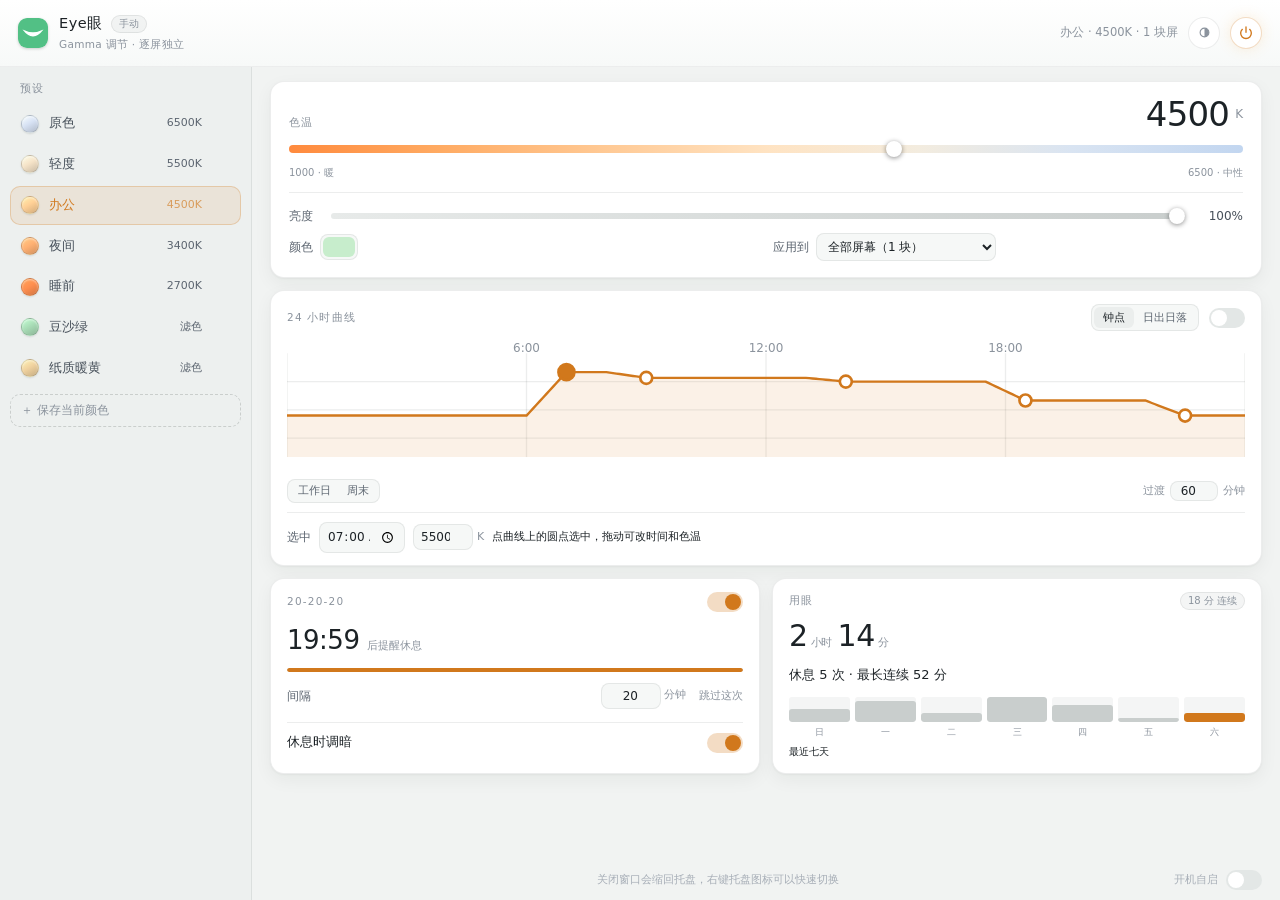
<file: app/ui/index.html>
<!doctype html>
<html lang="zh-CN" data-theme="dark" data-mode="system">
  <head>
    <meta charset="utf-8" />
    <meta name="viewport" content="width=device-width, initial-scale=1" />
    <title>Eye眼</title>
    <link rel="stylesheet" href="style.css" />
  </head>
  <body>
    <header class="top">
      <div class="brand">
        <svg class="mark" viewBox="0 0 200 200" aria-hidden="true">
          <rect width="200" height="200" rx="50" fill="currentColor" />
          <path d="M30 77 Q100 169 170 77 Q100 113 30 77 Z" fill="#FFFFFF" />
        </svg>
        <div class="titles">
          <div class="title-row">
            <h1>Eye眼</h1>
            <span id="mode" class="pill">手动</span>
          </div>
          <p class="sub">Gamma 调节 · 逐屏独立</p>
        </div>
      </div>

      <div class="top-right">
        <span id="status" class="status">正在读取…</span>

        <button id="theme" class="icon-btn" title="主题：跟随系统">
          <svg class="ti ti-auto" viewBox="0 0 24 24" aria-hidden="true">
            <circle cx="12" cy="12" r="7" fill="none" stroke="currentColor" stroke-width="1.8" />
            <path d="M12 5a7 7 0 0 1 0 14z" fill="currentColor" />
          </svg>
          <svg class="ti ti-light" viewBox="0 0 24 24" aria-hidden="true">
            <circle cx="12" cy="12" r="4" fill="none" stroke="currentColor" stroke-width="1.8" />
            <path
              d="M12 2.5v2M12 19.5v2M2.5 12h2M19.5 12h2M5.2 5.2l1.4 1.4M17.4 17.4l1.4 1.4M18.8 5.2l-1.4 1.4M6.6 17.4l-1.4 1.4"
              stroke="currentColor"
              stroke-width="1.8"
              stroke-linecap="round"
            />
          </svg>
          <svg class="ti ti-dark" viewBox="0 0 24 24" aria-hidden="true">
            <path
              d="M20 14.6A8.2 8.2 0 0 1 9.4 4a7.6 7.6 0 1 0 10.6 10.6z"
              fill="none"
              stroke="currentColor"
              stroke-width="1.8"
              stroke-linejoin="round"
            />
          </svg>
        </button>

        <button id="power" class="power" title="开关护眼" aria-label="开关护眼">
          <svg viewBox="0 0 24 24" aria-hidden="true">
            <path d="M12 3v8" stroke="currentColor" stroke-width="2" stroke-linecap="round" fill="none" />
            <path
              d="M6.5 6.5a8 8 0 1 0 11 0"
              stroke="currentColor"
              stroke-width="2"
              stroke-linecap="round"
              fill="none"
            />
          </svg>
        </button>
      </div>
    </header>

    <div id="hdr-warn" class="warn hidden">
      检测到有屏幕开启了 HDR，那块屏上色温调整不会生效。
    </div>

    <div id="break-banner" class="break-banner hidden">
      <span class="banner-title">该抬头看看远处了</span>
      <span id="bannerCount" class="banner-count">20</span>
      <button id="bannerClose" class="banner-btn">知道了</button>
    </div>

    <div class="body">
      <aside class="side">
        <div class="side-head">
          <span class="side-label">预设</span>
          <button id="restorePresets" class="mini-btn hidden" title="把移出的内置预设找回来">
            恢复默认
          </button>
        </div>
        <div id="presets" class="preset-list"></div>
      </aside>

      <main class="main">
        <div class="main-scroll">
        <section class="hero">
          <div class="hero-head">
            <div class="hero-head-left">
              <span class="label">色温</span>
              <span id="autoNote" class="tag hidden">自动接管中</span>
            </div>
            <span class="big" id="heroValue"><span id="kelvinNum">4500</span><i>K</i></span>
          </div>
          <input id="kelvin" class="range-temp" type="range" min="1000" max="6500" step="50" />
          <div class="scale">
            <span>1000 · 暖</span>
            <span>6500 · 中性</span>
          </div>

          <div class="rows">
            <div class="row">
              <label for="brightness">亮度</label>
              <input id="brightness" class="range-dim" type="range" min="20" max="100" />
              <span id="brightnessVal" class="val">100%</span>
            </div>
            <div class="row split">
              <span class="half">
                <label for="color">颜色</label>
                <input id="color" type="color" value="#c7edcc" />
              </span>
              <span class="half">
                <label for="target">应用到</label>
                <select id="target"></select>
              </span>
            </div>
          </div>
        </section>

        <!-- ------------------------------------------------------- 24 小时曲线 -->
        <section class="panel curve-panel">
          <div class="panel-head">
            <h2>24 小时曲线</h2>
            <div class="head-tools">
              <div class="seg" id="modeSeg">
                <button type="button" data-mode="clock">钟点</button>
                <button type="button" data-mode="sun">日出日落</button>
              </div>
              <label class="switch">
                <input id="auto" type="checkbox" />
                <span class="slider"></span>
              </label>
            </div>
          </div>

          <div class="curve-wrap">
            <svg id="curve" viewBox="0 0 720 100" preserveAspectRatio="xMidYMid meet">
              <g id="curveGrid"></g>
              <path id="curveArea" class="curve-area" d="" />
              <path id="curveLine" class="curve-line" d="" />
              <g id="curveMarks"></g>
              <line id="curveNow" class="curve-now" x1="0" y1="10" x2="0" y2="88" />
              <g id="curveDots"></g>
            </svg>
          </div>

          <div class="curve-foot">
            <div class="seg small" id="daySeg">
              <button type="button" data-day="weekday">工作日</button>
              <button type="button" data-day="weekend">周末</button>
            </div>
            <span id="dayNote" class="muted"></span>
            <label class="hint right">
              过渡
              <input id="transition" class="num small" type="number" min="0" max="180" step="10" />
              分钟
            </label>
          </div>

          <div class="anchor-bar">
            <span class="row-label">选中</span>
            <input id="anchorTime" type="time" />
            <input id="anchorK" class="num" type="number" min="1000" max="6500" step="50" />
            <span class="unit">K</span>
            <span id="anchorHint" class="muted">点曲线上的圆点选中，拖动可改时间和色温</span>
          </div>
        </section>

        <div class="grid2">
          <!-- ------------------------------------------------------- 20-20-20 -->
          <section class="panel">
            <div class="panel-head">
              <h2>20-20-20</h2>
              <label class="switch">
                <input id="breakOn" type="checkbox" />
                <span class="slider"></span>
              </label>
            </div>

            <div class="clock">
              <span id="breakTime" class="clock-num">20:00</span>
              <span id="breakCap" class="clock-cap">后提醒休息</span>
            </div>
            <div class="bar"><div id="breakBar" class="bar-fill"></div></div>

            <div class="time-row compact">
              <span class="time-label">间隔</span>
              <input id="workMinutes" class="num" type="number" min="1" max="180" step="1" />
              <span class="unit">分钟</span>
              <button id="skip" class="mini-btn end">跳过这次</button>
            </div>

            <div class="switch-row tight">
              <div class="switch-text">
                <div class="switch-title">休息时调暗</div>
              </div>
              <label class="switch">
                <input id="dimScreen" type="checkbox" />
                <span class="slider"></span>
              </label>
            </div>
          </section>

          <!-- ----------------------------------------------------------- 用眼 -->
          <section class="panel">
            <div class="panel-head">
              <h2>用眼</h2>
              <span id="streakPill" class="pill off">未开始</span>
            </div>

            <p class="stats-big">
              <span id="todayHours">0</span><i>小时</i><span id="todayMins">0</span><i>分</i>
            </p>
            <p id="todayMeta" class="muted">今天还没有记录</p>
            <div id="weekBars" class="week-bars"></div>
            <p class="muted week-cap">最近七天</p>
          </section>
        </div>

        </div>

        <footer class="foot">
          <span class="foot-text">关闭窗口会缩回托盘，右键托盘图标可以快速切换</span>
          <span class="foot-label">开机自启</span>
          <label class="switch">
            <input id="autostart" type="checkbox" />
            <span class="slider"></span>
          </label>
        </footer>
      </main>
    </div>

    <script src="main.js"></script>
  </body>
</html>
</file>
<file: app/ui/style.css>
:root {
  --bg: #0d0f13;
  --surface: #151920;
  --surface-2: #10141a;
  --line: rgba(255, 255, 255, 0.065);
  --line-strong: rgba(255, 255, 255, 0.14);
  --text: #e8ecf3;
  --text-soft: #c4ccd8;
  --dim: #9aa3b2;
  --faint: #5c6573;
  --label: #5a6371;
  --foot: #434b58;
  --hover: rgba(255, 255, 255, 0.04);
  --track: #2a3039;
  --knob: #b9c1cd;
  --dim-a: #1c222b;
  --dim-b: #4d5766;
  --top-a: #12161d;
  --top-b: #0f1218;
  --side-bg: #10131a;
  --scroll: #262c36;
  --shadow: none;
  --accent: #f2ab47;
  --accent-soft: rgba(242, 171, 71, 0.12);
  --accent-line: rgba(242, 171, 71, 0.25);
  --brand: #52c085;
  --warn-text: #dcbe8c;
  --warn-bg: rgba(242, 171, 71, 0.07);
}

:root[data-theme="light"] {
  --bg: #f1f3f2;
  --surface: #ffffff;
  --surface-2: #f6f8f7;
  --line: rgba(20, 32, 28, 0.08);
  --line-strong: rgba(20, 32, 28, 0.16);
  --text: #1c2226;
  --text-soft: #47505a;
  --dim: #5c6570;
  --faint: #8b939d;
  --label: #8b939d;
  --foot: #a7aeb7;
  --hover: rgba(20, 32, 28, 0.045);
  --track: #e3e7e6;
  --knob: #ffffff;
  --dim-a: #e7eae9;
  --dim-b: #c9cecd;
  --top-a: #ffffff;
  --top-b: #f7f9f8;
  --side-bg: #edf0ef;
  --scroll: #d5dad9;
  --shadow: 0 1px 2px rgba(16, 32, 26, 0.04), 0 6px 18px rgba(16, 32, 26, 0.05);
  --accent: #d1781c;
  --accent-soft: rgba(209, 120, 28, 0.1);
  --accent-line: rgba(209, 120, 28, 0.26);
  --warn-text: #8a5a18;
  --warn-bg: rgba(209, 120, 28, 0.08);
}

* {
  box-sizing: border-box;
}

html,
body {
  margin: 0;
  padding: 0;
  height: 100%;
}

body {
  display: flex;
  flex-direction: column;
  overflow: hidden;
  background: var(--bg);
  color: var(--text);
  font-family: system-ui, "Microsoft YaHei", "PingFang SC", sans-serif;
  font-size: 13px;
  line-height: 1.5;
  user-select: none;
  -webkit-user-select: none;
  transition: background 0.2s, color 0.2s;
}

::-webkit-scrollbar {
  width: 8px;
}

::-webkit-scrollbar-thumb {
  background: var(--scroll);
  border-radius: 4px;
}

::-webkit-scrollbar-track {
  background: transparent;
}

.hidden {
  display: none !important;
}

/* ---------- 顶栏 ---------- */

.top {
  flex: none;
  display: flex;
  align-items: center;
  justify-content: space-between;
  gap: 16px;
  padding: 13px 18px;
  border-bottom: 1px solid var(--line);
  background: linear-gradient(180deg, var(--top-a), var(--top-b));
}

.brand {
  display: flex;
  align-items: center;
  gap: 11px;
  min-width: 0;
}

.mark {
  width: 30px;
  height: 30px;
  flex: none;
  border-radius: 9px;
  box-shadow: 0 1px 3px rgba(0, 0, 0, 0.18);
  color: var(--brand);
}

.titles {
  min-width: 0;
}

.title-row {
  display: flex;
  align-items: center;
  gap: 8px;
}

h1 {
  margin: 0;
  font-size: 14.5px;
  font-weight: 500;
  letter-spacing: 0.5px;
}

.pill {
  font-size: 10px;
  line-height: 1;
  padding: 3px 7px;
  border-radius: 999px;
  color: var(--accent);
  background: var(--accent-soft);
  border: 1px solid var(--accent-line);
}

.pill.off {
  color: var(--faint);
  background: var(--hover);
  border-color: var(--line);
}

.sub {
  margin: 2px 0 0;
  font-size: 10.5px;
  color: var(--faint);
  letter-spacing: 0.3px;
}

.top-right {
  display: flex;
  align-items: center;
  gap: 10px;
  min-width: 0;
}

.status {
  font-size: 11.5px;
  color: var(--faint);
  white-space: nowrap;
  overflow: hidden;
  text-overflow: ellipsis;
}

.power,
.icon-btn {
  width: 32px;
  height: 32px;
  flex: none;
  border-radius: 50%;
  border: 1px solid var(--line);
  background: var(--surface);
  color: var(--faint);
  display: grid;
  place-items: center;
  cursor: pointer;
  transition: color 0.18s, border-color 0.18s, box-shadow 0.18s, transform 0.1s;
}

.power svg {
  width: 16px;
  height: 16px;
}

.power:hover,
.icon-btn:hover {
  border-color: var(--line-strong);
  color: var(--dim);
}

.power:active,
.icon-btn:active {
  transform: scale(0.94);
}

.power.on {
  color: var(--accent);
  border-color: var(--accent-line);
  box-shadow: 0 0 14px rgba(242, 171, 71, 0.18);
}

.ti {
  width: 15px;
  height: 15px;
  display: none;
}

:root[data-mode="system"] .ti-auto,
:root[data-mode="light"] .ti-light,
:root[data-mode="dark"] .ti-dark {
  display: block;
}

.warn {
  flex: none;
  margin: 10px 18px 0;
  padding: 8px 11px;
  border-radius: 10px;
  border: 1px solid var(--accent-line);
  background: var(--warn-bg);
  color: var(--warn-text);
  font-size: 11.5px;
}

/* ---------- 主体 ---------- */

.body {
  flex: 1;
  display: flex;
  min-height: 0;
}

.side {
  width: 252px;
  flex: none;
  padding: 14px 10px;
  background: var(--side-bg);
  border-right: 1px solid var(--line);
  overflow-y: auto;
  transition: background 0.2s;
}

.side-head {
  display: flex;
  align-items: center;
  justify-content: space-between;
  gap: 8px;
  padding: 0 10px 8px;
}

.side-label {
  font-size: 10.5px;
  letter-spacing: 1.2px;
  color: var(--label);
}

.mini-btn {
  border: none;
  background: transparent;
  padding: 0;
  color: var(--faint);
  font-size: 10.5px;
  font-family: inherit;
  cursor: pointer;
  transition: color 0.14s;
}

.mini-btn:hover {
  color: var(--accent);
}

.preset-list {
  display: flex;
  flex-direction: column;
  gap: 2px;
}

.p-item {
  display: flex;
  align-items: center;
  gap: 10px;
  width: 100%;
  padding: 9px 10px;
  border: 1px solid transparent;
  border-radius: 10px;
  background: transparent;
  cursor: pointer;
  text-align: left;
  font-family: inherit;
  transition: background 0.14s, border-color 0.14s;
}

.p-item:hover {
  background: var(--hover);
}

.p-item.active {
  background: var(--accent-soft);
  border-color: var(--accent-line);
}

.sw {
  width: 18px;
  height: 18px;
  flex: none;
  border-radius: 50%;
  border: 1px solid rgba(16, 32, 26, 0.12);
  box-shadow: inset 0 1px 2px rgba(255, 255, 255, 0.5), 0 1px 2px rgba(16, 32, 26, 0.12);
}

:root[data-theme="dark"] .sw {
  border-color: rgba(255, 255, 255, 0.18);
  box-shadow: inset 0 1px 2px rgba(255, 255, 255, 0.16), 0 1px 2px rgba(0, 0, 0, 0.4);
}

.p-name {
  flex: 1;
  font-size: 12.5px;
  color: var(--text-soft);
}

.p-val {
  font-size: 11px;
  color: var(--dim);
  font-variant-numeric: tabular-nums;
}

.p-item.active .p-name {
  color: var(--accent);
}

.p-item.active .p-val {
  color: var(--accent);
  opacity: 0.65;
}

/* 删除按钮：平时隐藏，鼠标移到这一行才出现 */
.p-del {
  width: 18px;
  height: 18px;
  flex: none;
  display: grid;
  place-items: center;
  padding: 0;
  border: none;
  border-radius: 5px;
  background: transparent;
  color: var(--faint);
  font-size: 14px;
  line-height: 1;
  font-family: inherit;
  cursor: pointer;
  opacity: 0;
  transition: opacity 0.12s, background 0.12s, color 0.12s;
}

.p-item:hover .p-del,
.p-item:focus-within .p-del {
  opacity: 1;
}

.p-del:hover {
  background: rgba(16, 32, 26, 0.07);
  color: var(--text);
}

:root[data-theme="dark"] .p-del:hover {
  background: rgba(255, 255, 255, 0.09);
}

.p-add {
  margin-top: 4px;
  width: 100%;
  padding: 8px 10px;
  border: 1px dashed var(--line-strong);
  border-radius: 10px;
  background: transparent;
  color: var(--faint);
  font-family: inherit;
  font-size: 11.5px;
  text-align: left;
  cursor: pointer;
  transition: color 0.14s, border-color 0.14s, background 0.14s;
}

.p-add:hover {
  color: var(--text-soft);
  border-color: var(--accent-line);
  background: var(--hover);
}

.p-form {
  display: flex;
  gap: 6px;
  padding: 8px 2px 2px;
}

.p-form input {
  flex: 1;
  min-width: 0;
  background: var(--surface-2);
  border: 1px solid var(--line);
  border-radius: 8px;
  color: var(--text);
  font-size: 12px;
  font-family: inherit;
  padding: 5px 8px;
  outline: none;
}

.p-form input:focus {
  border-color: var(--accent-line);
}

.p-form button {
  flex: none;
  padding: 4px 9px;
  border: 1px solid var(--line);
  border-radius: 8px;
  background: var(--surface-2);
  color: var(--text-soft);
  font-size: 11.5px;
  font-family: inherit;
  cursor: pointer;
  transition: background 0.14s, color 0.14s;
}

.p-form button:hover {
  background: var(--hover);
}

.p-form button.primary {
  background: var(--accent);
  border-color: transparent;
  color: #ffffff;
}

.p-form button.primary:hover {
  filter: brightness(1.06);
}

/* ---------- 右侧主区 ---------- */

.main {
  flex: 1;
  min-width: 0;
  padding: 14px 18px 10px;
  display: flex;
  flex-direction: column;
  gap: 12px;
  overflow-y: auto;
}

.hero {
  background: var(--surface);
  border: 1px solid var(--line);
  border-radius: 14px;
  padding: 15px 18px 12px;
  box-shadow: var(--shadow);
}

.hero-head {
  display: flex;
  align-items: baseline;
  justify-content: space-between;
}

.hero-head-left {
  display: flex;
  align-items: center;
  gap: 8px;
}

.tag {
  font-size: 10px;
  line-height: 1;
  padding: 3px 6px;
  border-radius: 999px;
  color: var(--accent);
  background: var(--accent-soft);
  border: 1px solid var(--accent-line);
  letter-spacing: 0;
  transform: translateY(-1px);
}

.range-temp.dim {
  opacity: 0.45;
}

.label {
  font-size: 10.5px;
  letter-spacing: 1.2px;
  color: var(--label);
}

.big {
  font-size: 34px;
  font-weight: 300;
  letter-spacing: -0.8px;
  line-height: 1;
  font-variant-numeric: tabular-nums;
}

.big i {
  font-style: normal;
  font-size: 12px;
  color: var(--faint);
  margin-left: 4px;
  letter-spacing: 0;
}

input[type="range"] {
  -webkit-appearance: none;
  appearance: none;
  width: 100%;
  outline: none;
  border-radius: 5px;
  cursor: pointer;
}

input[type="range"]::-webkit-slider-thumb {
  -webkit-appearance: none;
  width: 16px;
  height: 16px;
  border-radius: 50%;
  background: #ffffff;
  border: 3px solid var(--surface);
  box-shadow: 0 1px 5px rgba(0, 0, 0, 0.45);
  cursor: grab;
}

input[type="range"]::-webkit-slider-thumb:active {
  cursor: grabbing;
}

.range-temp {
  height: 8px;
  margin: 14px 0 0;
  background: linear-gradient(
    90deg,
    #ff8a3d 0%,
    #ffab63 16%,
    #ffc994 33%,
    #ffe3c2 50%,
    #f3ecdf 66%,
    #d9e4f2 82%,
    #c2d6f0 100%
  );
}

.range-dim {
  height: 6px;
  background: linear-gradient(90deg, var(--dim-a), var(--dim-b));
}

.scale {
  display: flex;
  justify-content: space-between;
  margin-top: 7px;
  font-size: 10px;
  color: var(--faint);
}

.rows {
  margin-top: 12px;
  padding-top: 10px;
  border-top: 1px solid var(--line);
}

.row {
  display: flex;
  align-items: center;
  gap: 10px;
  padding: 4px 0;
}

.row label {
  width: 30px;
  flex: none;
  font-size: 12px;
  color: var(--dim);
}

.row input[type="range"] {
  flex: 1;
}

.val {
  width: 46px;
  text-align: right;
  font-size: 12px;
  color: var(--text-soft);
  font-variant-numeric: tabular-nums;
  white-space: nowrap;
}

.val.muted {
  width: auto;
  color: var(--faint);
  font-size: 11px;
}

input[type="color"] {
  width: 38px;
  height: 26px;
  padding: 2px;
  border: 1px solid var(--line);
  border-radius: 8px;
  background: var(--surface-2);
  cursor: pointer;
}

input[type="color"]::-webkit-color-swatch-wrapper {
  padding: 0;
}

input[type="color"]::-webkit-color-swatch {
  border: none;
  border-radius: 6px;
}

.grid2 {
  display: grid;
  grid-template-columns: 1fr 1fr;
  gap: 12px;
}

.panel {
  background: var(--surface);
  border: 1px solid var(--line);
  border-radius: 14px;
  padding: 13px 16px 14px;
  box-shadow: var(--shadow);
}

.panel-head {
  display: flex;
  align-items: center;
  justify-content: space-between;
  margin-bottom: 9px;
}

.panel h2 {
  margin: 0;
  font-size: 10.5px;
  font-weight: 500;
  letter-spacing: 1.2px;
  color: var(--label);
}

.time-row {
  display: flex;
  align-items: center;
  gap: 7px;
  padding: 3px 0;
}

.dot {
  width: 6px;
  height: 6px;
  border-radius: 50%;
  flex: none;
}

.dot.day {
  background: #f0b95e;
}

.dot.night {
  background: #7f8ea6;
}

.time-label {
  width: 28px;
  font-size: 12px;
  color: var(--dim);
}

input[type="time"],
input.num,
select {
  background: var(--surface-2);
  border: 1px solid var(--line);
  border-radius: 8px;
  color: var(--text);
  font-size: 12px;
  padding: 5px 7px;
  font-family: inherit;
  outline: none;
  transition: border-color 0.16s, background 0.2s;
}

input[type="time"]:hover,
input.num:hover,
select:hover {
  border-color: var(--line-strong);
}

input[type="time"]:focus,
input.num:focus,
select:focus {
  border-color: var(--accent-line);
}

input[type="time"] {
  width: 86px;
}

input.num {
  width: 60px;
  text-align: right;
  font-variant-numeric: tabular-nums;
  margin-left: auto;
}

input.num.small {
  width: 48px;
  margin-left: 0;
  display: inline-block;
  padding: 2px 6px;
}

.unit {
  color: var(--faint);
  font-size: 11px;
  margin-left: -4px;
}

.field {
  display: flex;
  align-items: center;
  justify-content: space-between;
  gap: 10px;
  padding: 2px 0 4px;
}

.field label {
  font-size: 12px;
  color: var(--dim);
}

select {
  max-width: 180px;
}

.switch {
  position: relative;
  width: 36px;
  height: 20px;
  flex: none;
  cursor: pointer;
}

.switch input {
  opacity: 0;
  width: 0;
  height: 0;
}

.slider {
  position: absolute;
  inset: 0;
  background: var(--track);
  border-radius: 10px;
  transition: background 0.18s;
}

.slider::before {
  content: "";
  position: absolute;
  width: 16px;
  height: 16px;
  left: 2px;
  top: 2px;
  border-radius: 50%;
  background: var(--knob);
  transition: transform 0.18s, background 0.18s;
}

.switch input:checked + .slider {
  background: var(--accent-line);
}

.switch input:checked + .slider::before {
  transform: translateX(16px);
  background: var(--accent);
}

.switch-row {
  display: flex;
  align-items: center;
  justify-content: space-between;
  gap: 12px;
  margin-top: 8px;
  padding-top: 10px;
  border-top: 1px solid var(--line);
}

.switch-title {
  font-size: 12.5px;
  color: var(--text);
}

.switch-desc {
  margin-top: 2px;
  font-size: 11px;
  color: var(--faint);
}

.hint {
  margin: 8px 0 0;
  font-size: 11px;
  line-height: 1.7;
  color: var(--faint);
  display: flex;
  align-items: center;
  gap: 5px;
  flex-wrap: wrap;
}

.foot {
  display: flex;
  align-items: center;
  gap: 8px;
  margin: 0;
  padding: 2px 2px 4px;
  font-size: 10.5px;
  color: var(--foot);
}

.foot-text {
  flex: 1;
  text-align: center;
}

.foot-label {
  color: var(--foot);
  flex: none;
}

/* ============================================================ 0.2 新增部分 */

/* ---------- 分段选择 ---------- */

.head-tools {
  display: flex;
  align-items: center;
  gap: 10px;
}

.seg {
  display: inline-flex;
  background: var(--surface-2);
  border: 1px solid var(--line);
  border-radius: 8px;
  padding: 2px;
}

.seg button {
  border: none;
  background: transparent;
  color: var(--dim);
  font-size: 11px;
  font-family: inherit;
  padding: 3px 9px;
  border-radius: 6px;
  cursor: pointer;
  white-space: nowrap;
}

.seg button:hover {
  color: var(--text);
}

.seg button.active {
  background: var(--hover);
  color: var(--text);
}

.seg.small button {
  font-size: 10.5px;
  padding: 2px 8px;
}

.seg.disabled {
  opacity: 0.4;
  pointer-events: none;
}

/* ---------- 色温大数字：滤色模式 ---------- */

.big {
  display: flex;
  align-items: center;
  gap: 8px;
}

.hero-dot {
  width: 20px;
  height: 20px;
  border-radius: 50%;
  border: 1px solid var(--line-strong);
  flex: none;
}

.big.filtered {
  font-size: 22px;
}

.big.filtered i {
  font-size: 13px;
  color: var(--text-soft);
  margin-left: 0;
}

/* ---------- 曲线 ---------- */

.curve-panel {
  padding-bottom: 12px;
}

/* aspect-ratio 让 viewBox 等比缩放：圆点不会因为容器变宽被拉成椭圆 */
.curve-wrap svg {
  display: block;
  width: 100%;
  aspect-ratio: 720 / 132;
  touch-action: none;
}

.curve-area {
  fill: var(--accent-soft);
  pointer-events: none;
}

.curve-line {
  fill: none;
  stroke: var(--accent);
  stroke-width: 1.8;
  stroke-linejoin: round;
  stroke-linecap: round;
  pointer-events: none;
}

.grid-h,
.grid-v {
  stroke: var(--line);
  stroke-width: 1;
}

.grid-label {
  fill: var(--faint);
  font-size: 9px;
  font-family: inherit;
}

.grid-sun {
  stroke: var(--accent);
  stroke-width: 1;
  stroke-dasharray: 2 4;
  opacity: 0.5;
}

.grid-sun-label {
  fill: var(--accent);
  font-size: 9px;
  font-family: inherit;
  opacity: 0.85;
}

.curve-now {
  stroke: var(--line-strong);
  stroke-width: 1;
  stroke-dasharray: 3 3;
  opacity: 0;
  pointer-events: none;
}

.curve-now.live {
  opacity: 0.75;
}

.anchor-dot {
  fill: var(--surface);
  stroke: var(--accent);
  stroke-width: 2;
  cursor: grab;
}

.anchor-dot:hover {
  fill: var(--accent-soft);
}

.anchor-dot.active {
  fill: var(--accent);
}

.anchor-dot.locked {
  cursor: default;
  stroke: var(--faint);
}

.curve-foot {
  display: flex;
  align-items: center;
  gap: 10px;
  margin-top: 6px;
}

.curve-foot .muted {
  flex: 1;
  min-width: 0;
  font-size: 10.5px;
}

.muted.clickable {
  cursor: pointer;
  text-decoration: underline dotted;
}

.muted.clickable:hover {
  color: var(--accent);
}

.hint.right {
  margin: 0 0 0 auto;
}

.anchor-bar {
  display: flex;
  align-items: center;
  gap: 8px;
  margin-top: 9px;
  padding-top: 9px;
  border-top: 1px solid var(--line);
}

.anchor-bar .muted {
  flex: 1;
  min-width: 0;
  font-size: 10.5px;
}

.row-label {
  font-size: 12px;
  color: var(--dim);
  flex: none;
}

/* ---------- 20-20-20 ---------- */

.time-row.compact {
  margin-top: 8px;
}

.time-row .num {
  margin-left: auto;
}

.mini-btn.end {
  margin-left: 6px;
}

.clock {
  display: flex;
  align-items: baseline;
  gap: 8px;
}

.clock-num {
  font-size: 26px;
  font-weight: 300;
  letter-spacing: -0.5px;
  font-variant-numeric: tabular-nums;
}

.clock-cap {
  font-size: 10.5px;
  color: var(--faint);
}

.bar {
  height: 4px;
  border-radius: 2px;
  background: var(--track);
  overflow: hidden;
  margin-top: 8px;
}

.bar-fill {
  height: 100%;
  width: 100%;
  background: var(--accent);
  border-radius: 2px;
  transition: width 0.9s linear;
}

.switch-row.tight {
  margin-top: 10px;
  padding-top: 10px;
  border-top: 1px solid var(--line);
}

/* ---------- 用眼 ---------- */

.stats-big {
  margin: 0 0 2px;
  font-size: 30px;
  font-weight: 300;
  letter-spacing: -0.5px;
  line-height: 1.1;
  font-variant-numeric: tabular-nums;
}

.stats-big i {
  font-style: normal;
  font-size: 11px;
  color: var(--faint);
  margin: 0 6px 0 3px;
}

.week-bars {
  display: flex;
  gap: 5px;
  margin-top: 10px;
  height: 42px;
}

.week-col {
  flex: 1;
  display: flex;
  flex-direction: column;
  gap: 4px;
  min-width: 0;
}

.week-track {
  flex: 1;
  display: flex;
  align-items: flex-end;
  /* 用最淡的那层当底，没有数据时不会出现七个显眼的空盒子 */
  background: var(--hover);
  border-radius: 3px;
  overflow: hidden;
}

.week-fill {
  width: 100%;
  background: var(--dim-b);
  border-radius: 3px;
  transition: height 0.3s;
}

.week-col.today .week-fill {
  background: var(--accent);
}

.week-day {
  font-size: 9px;
  color: var(--faint);
  text-align: center;
}

.week-cap {
  margin: 5px 0 0;
  font-size: 10px;
}

/* ---------- 休息横幅 ---------- */

.break-banner {
  flex: none;
  display: flex;
  align-items: center;
  gap: 10px;
  padding: 9px 18px;
  background: var(--accent-soft);
  border-bottom: 1px solid var(--accent-line);
}

.banner-title {
  flex: 1;
  font-size: 12.5px;
  color: var(--text);
}

.banner-count {
  font-size: 20px;
  font-weight: 300;
  color: var(--accent);
  font-variant-numeric: tabular-nums;
}

.banner-btn {
  border: 1px solid var(--accent-line);
  background: transparent;
  color: var(--accent);
  border-radius: 8px;
  padding: 4px 10px;
  font-size: 11px;
  font-family: inherit;
  cursor: pointer;
}

/* ---------- 布局修补 ---------- */

/* 曲线压扁一点，给下面的两个面板留高度 */
.curve-wrap svg {
  aspect-ratio: 720 / 100;
}

/* 色温数字和单位之间不要拉太开 */
.big {
  gap: 6px;
}

.big i {
  margin-left: 0;
}

/* 中文标签不要折行 */
.row label,
.time-label,
.row-label {
  white-space: nowrap;
}

/* 颜色和「应用到」共用一行 */
.row.split {
  display: flex;
  gap: 14px;
}

.row.split .half {
  display: flex;
  align-items: center;
  gap: 7px;
  flex: 1;
  min-width: 0;
}

.row.split .half select {
  flex: 1;
  min-width: 0;
}

.row.split .half label {
  width: auto;
}

/* 右侧两个面板顶部对齐，底部留白一致 */
.grid2 {
  align-items: stretch;
}

/* ---------- 主区滚动：页脚固定在底部，不跟着内容滚 ---------- */

.main {
  padding: 0;
  gap: 0;
  overflow: hidden;
}

.main-scroll {
  flex: 1;
  min-height: 0;
  overflow-y: auto;
  display: flex;
  flex-direction: column;
  gap: 12px;
  padding: 14px 18px 6px;
}

.foot {
  flex: none;
  padding: 6px 18px 10px;
}
</file>
